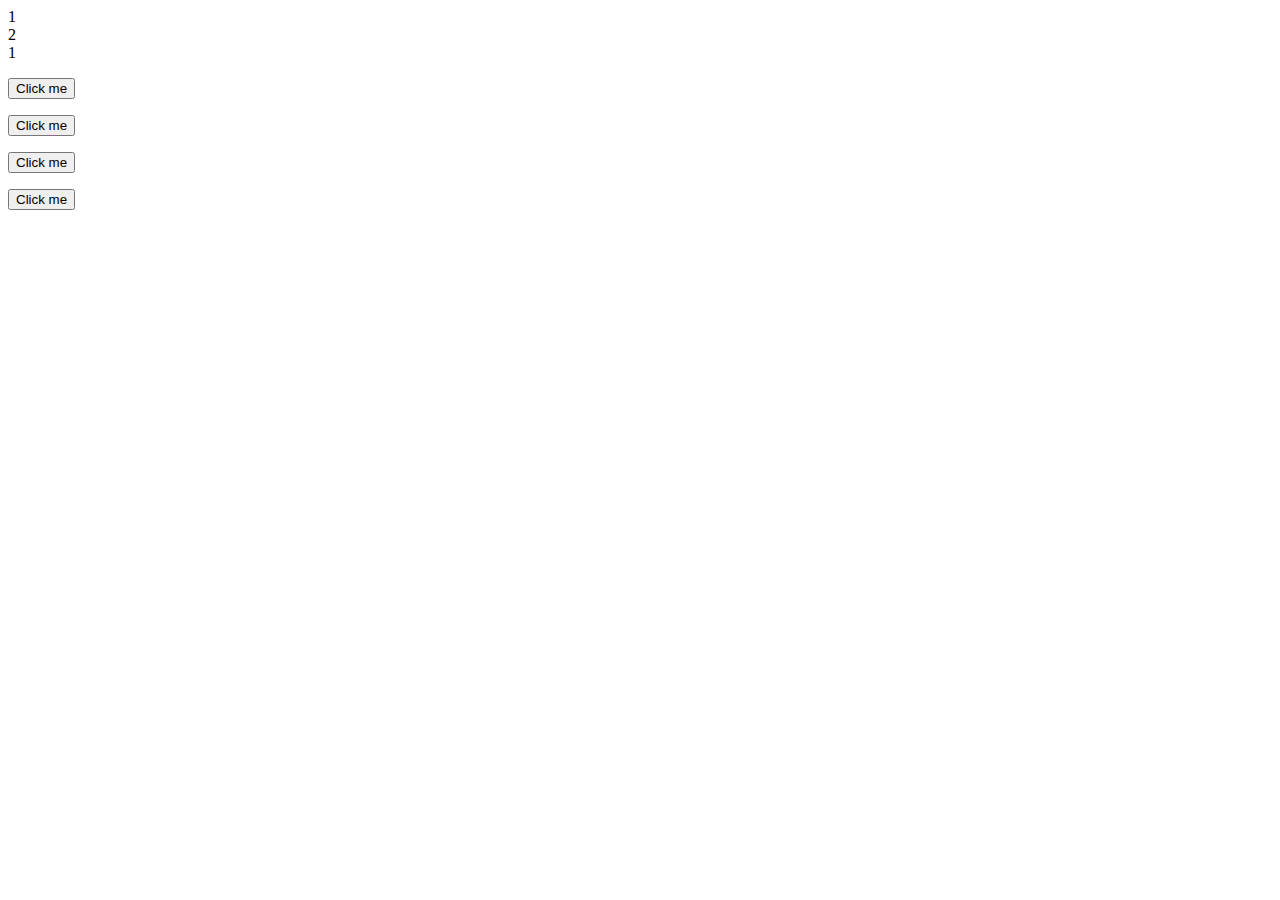
<file: Basic JavaScript Projects/Project10_loops_arrays/index.html>
<!DOCTYPE html>
<html lang="en">
    <head>
        <meta charset="utf-8">
        <script src="JS/main.js"></script>
    </head>
    <body>
        <p id="whileloop"></p>
        <button onclick="whileloop()">Click me</button>

        <p id="forloop"></p>
        <button onclick="forloop()">Click me</button>

        <p id="Array"></p>
        <button onclick="gameList()">Click me</button>

        <p id="Constant"></p>
        <button onclick="constant_function()">Click me</button>
    </body>
</html>
</file>
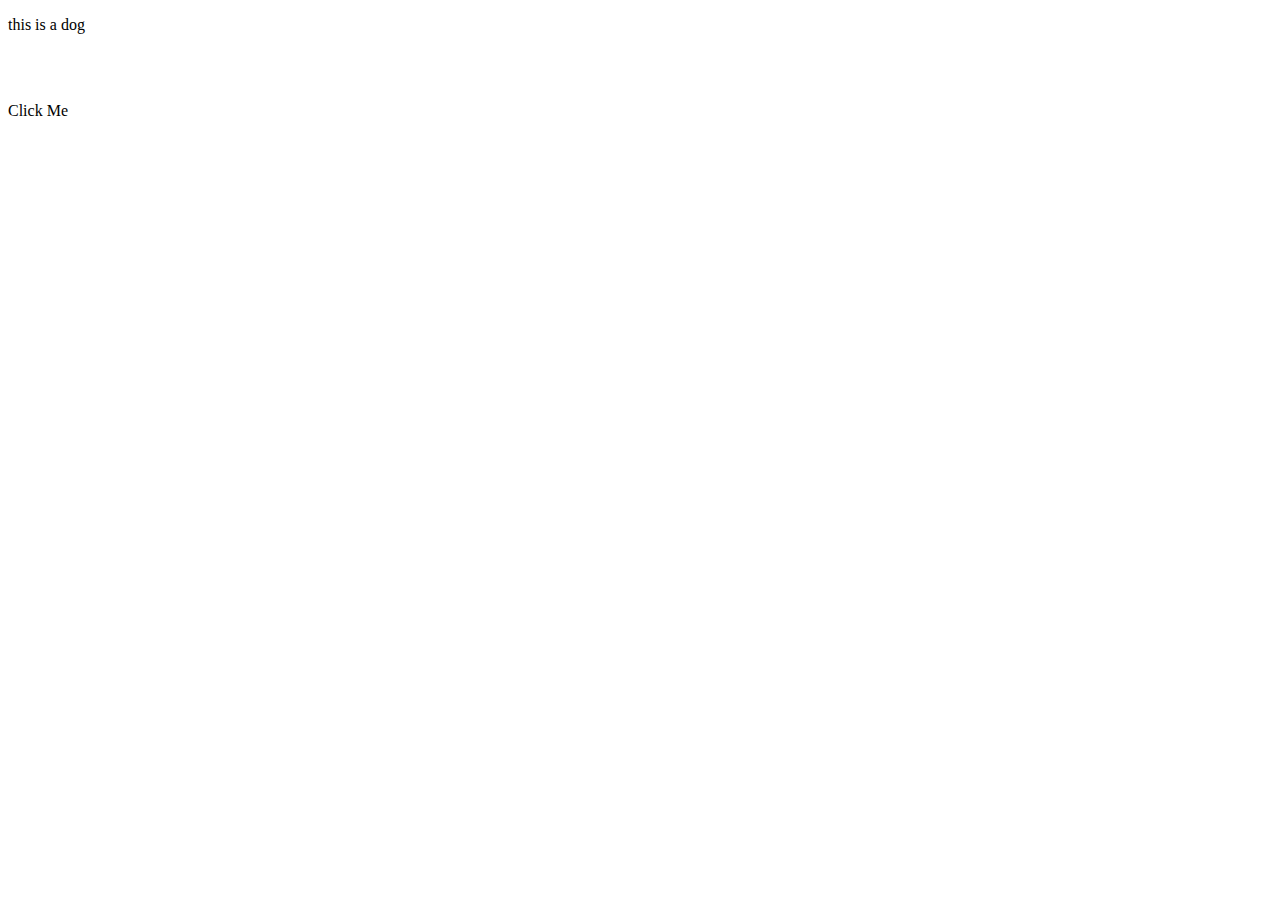
<file: Basic JavaScript Projects/Project2_functions/index.html>
<!DOCTYPE html>
<html lang="en">
    <head>
        <meta charset="utf-8">
    </head>

    <body>
        <p id="elementID"></p>
        <script
            src="JS/main.js">
        </script>
        <br>
        <br>

        <p id="elementAnimal" onclick ="concatenateFunc()">Click Me</p>
    </body>
</html>
</file>
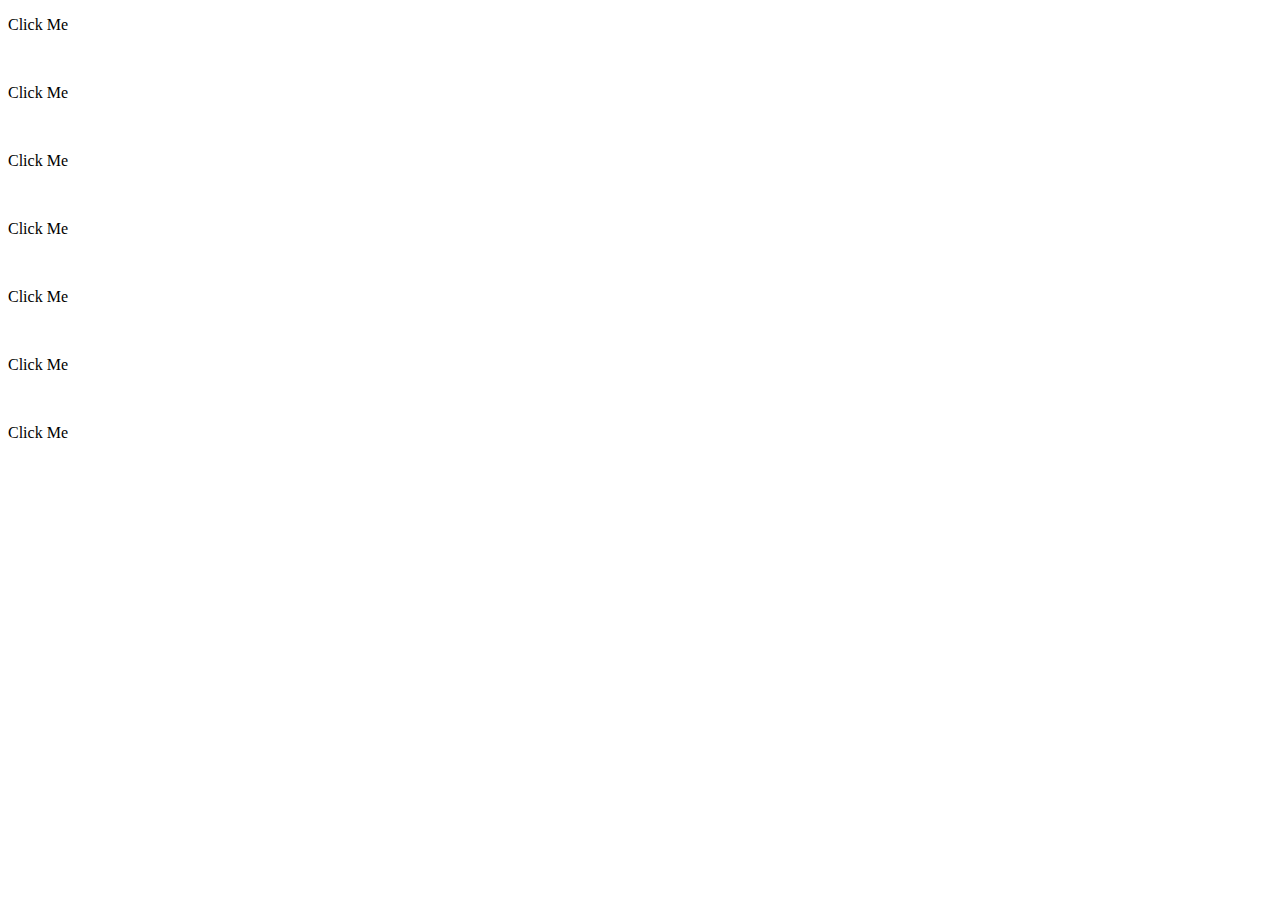
<file: Basic JavaScript Projects/Project3_math_operators/index.html>
<!DOCTYPE html>
<html lang="en">
    <head>
        <meta charset="utf-8">
    </head>

    <body>
        <script
            src="JS/main.js">
        </script>
        <p id="addMath" onclick ="addFunc()">Click Me</p>
        <br>
        <p id="subMath" onclick ="subtractFunc()">Click Me</p>
        <br>
        <p id="multiplyMath" onclick ="multiplyFunc()">Click Me</p>
        <br>
        <p id="divideMath" onclick ="divideFunc()">Click Me</p>
        <br>
        <p id="modMath" onclick ="modFunc()">Click Me</p>
        <br>
        <p id="increment" onclick ="increment()">Click Me</p>
        <br>
        <p id="decrement" onclick ="decrement()">Click Me</p>
    </body>
</html>
</file>
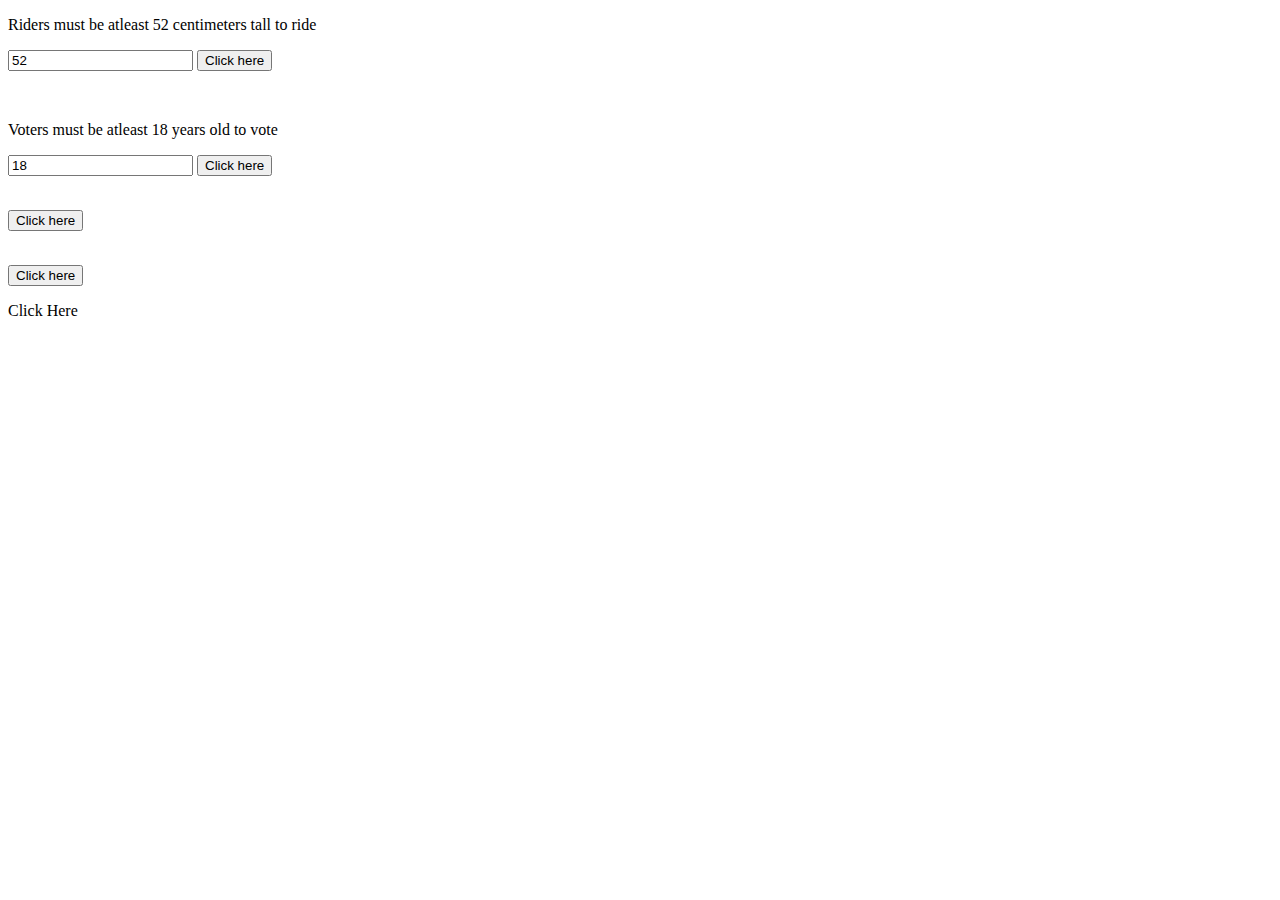
<file: Basic JavaScript Projects/Project6_ternary__operators_constructors/index.html>
<!DOCTYPE html>
<html lang="en">
    <head>
        <meta charset="utf-8">
    </head>
    <body>
        <script
            src="JS/main.js">
        </script>
        <p>Riders must be atleast 52 centimeters tall to ride</p>
        <input id="Height" value="52">
        <button onclick="Ride_Function()">Click here</button>
        <p id="Ride"></p>
        <br>
        <p>Voters must be atleast 18 years old to vote</p>
        <input id="Age" value="18">
        <button onclick="Vote_Function()">Click here</button>
        <p id="Vote"></p>

        <br>
        <button onclick="myFunction()">Click here</button>
        <p id="Keywords_and_Constructors"></p>

        <br>

        <button onclick="myFunction2()">Click here</button>
        <p id="New_and_This"></p>

        <p id="Nested_Function" onclick="Nested_Function()">Click Here</p>
    </body>
</html>
</file>
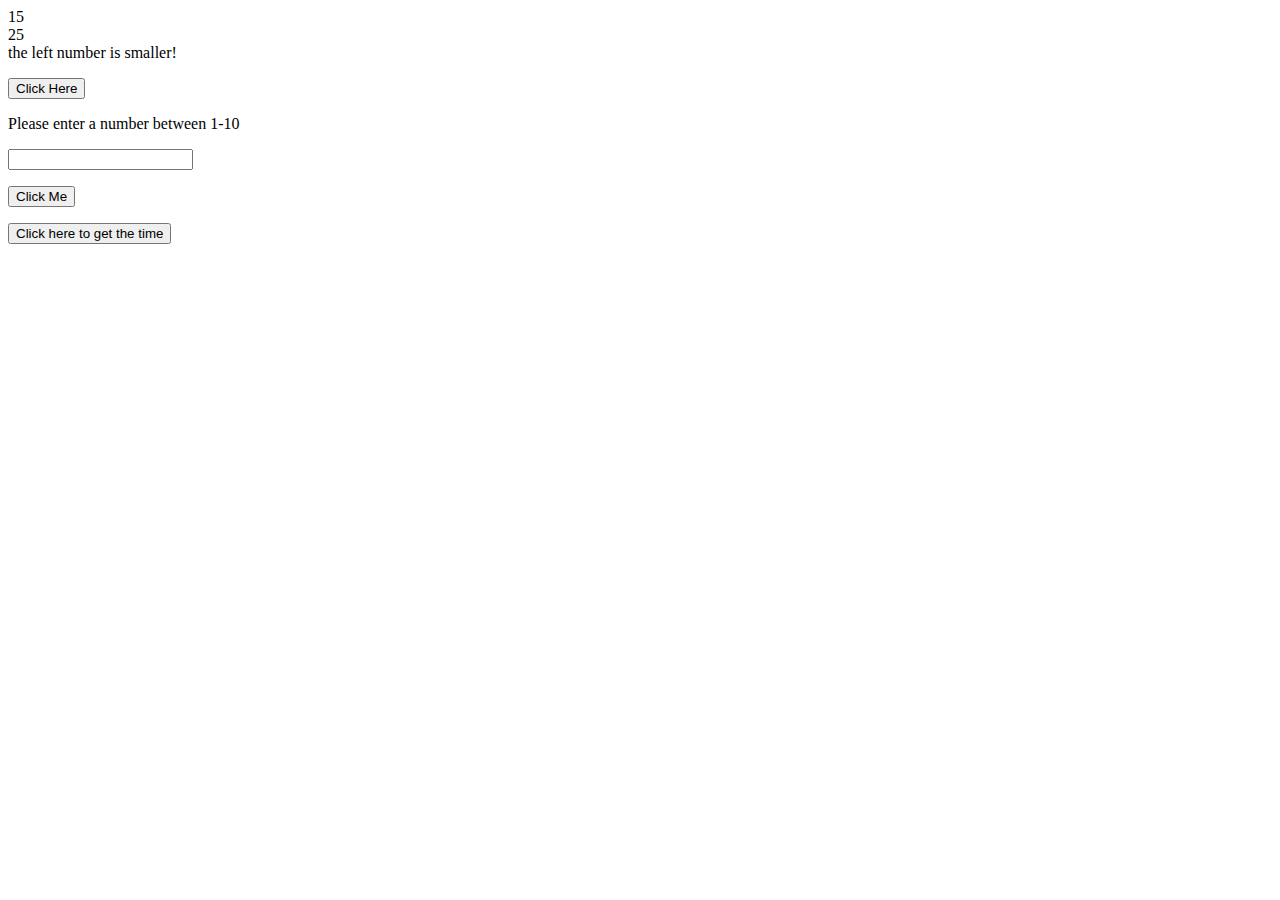
<file: Basic JavaScript Projects/Project7_scope_time_function/index.html>
<!DOCTYPE html>
<html lang="en">
    <head>
        <meta charset="utf-8">
        
    </head>
    <body>
        <script src="JS/main.js"></script>

        <p>
            <button id="Greeting" onclick="get_Date()">Click Here</button>
        </p>

        <p>
            Please enter a number between 1-10
        </p>
        <input id="Number" value="" />
        <p id="Number_Result"></p>
        <button onclick="Number_Function()">Click Me</button>
        <br>

        <p id="Time_of_day"></p>
        <button onclick="Time_function()">Click here to get the time</button>
        
    </body>
</html>
</file>
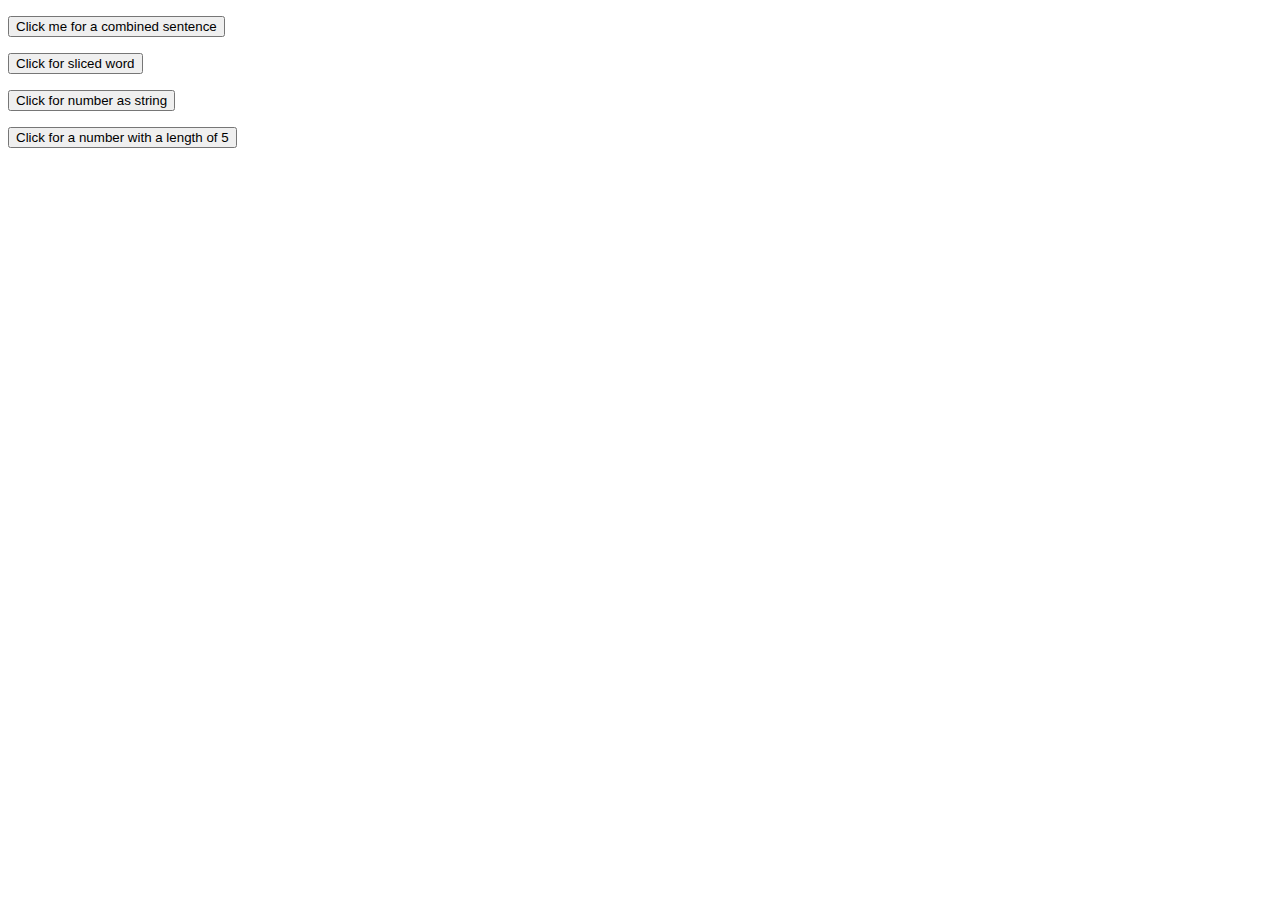
<file: Basic JavaScript Projects/Project8_string_methods/index.html>
<!DOCTYPE html>
<html lang="en">
    <head>
        <meta charset="utf-8">
    </head>

    <body>
        <script src="JS/main.js"></script>

        <p id="Concat"></p>
        <button onclick="Combine()">Click me for a combined sentence</button>

        <p id="Slice"></p>
        <button onclick="Slice()">Click for sliced word</button>

        <p id="toString"></p>
        <button onclick="toStringFunction()">Click for number as string</button>

        <p id="precise"></p>
        <button onclick="precisionFunction()">Click for a number with a length of 5</button>
    </body>
</html>
</file>
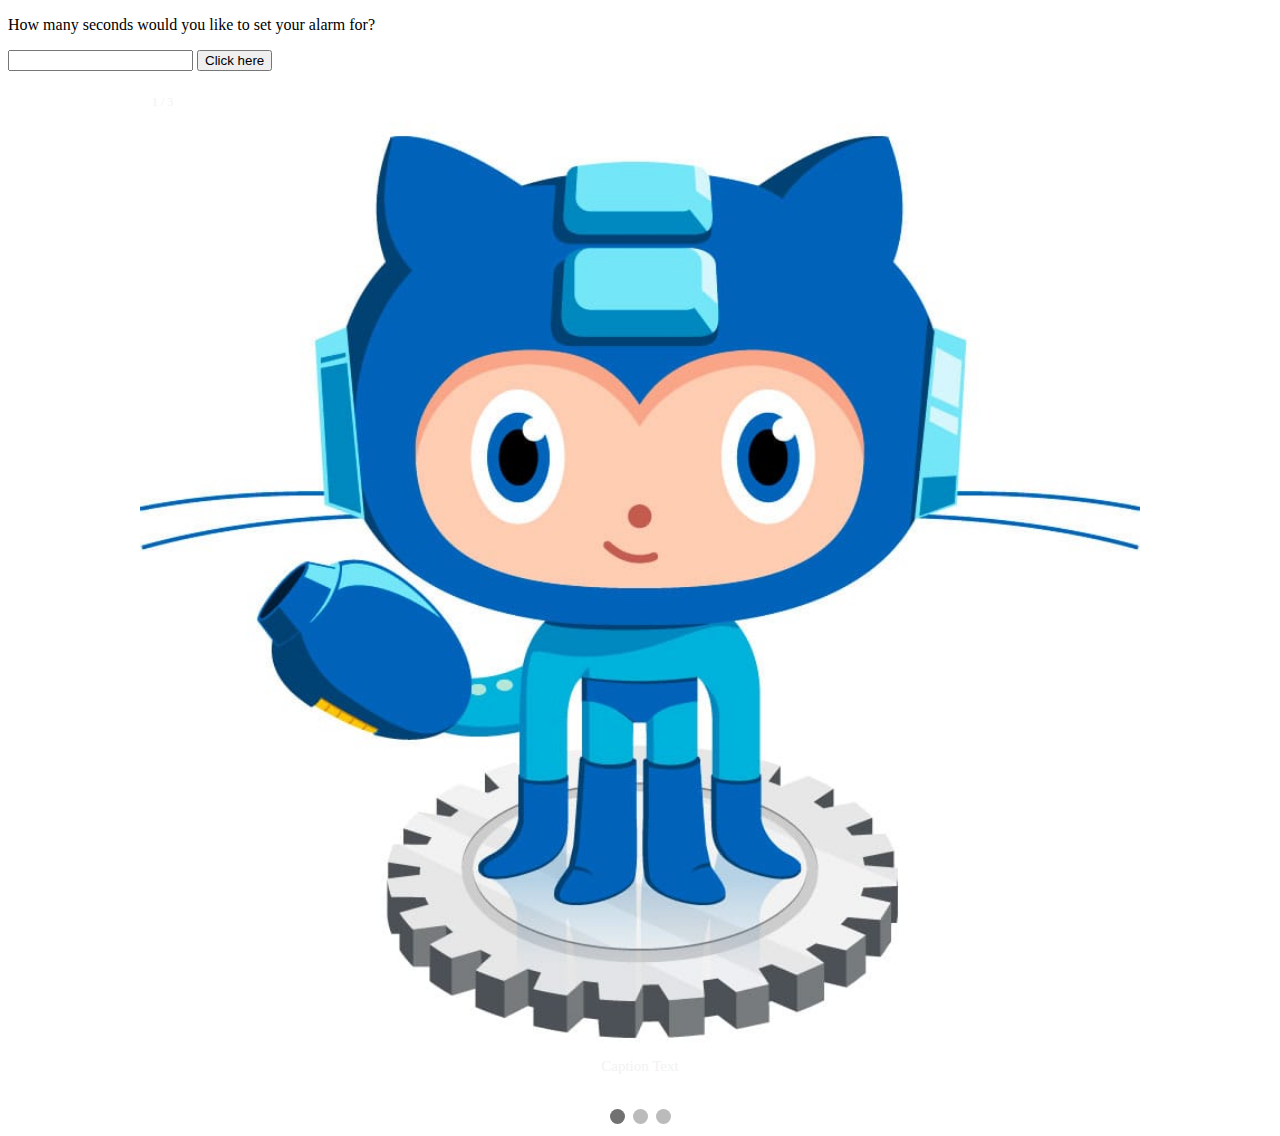
<file: Basic JavaScript Projects/Project9_countdown_slideshow/index.html>
<!DOCTYPE html>
<html lang="en">
    <head>
        <meta charset="utf-8">
        <link rel="stylesheet" type="text/css" href="CSS/main.css">
    </head>
    <body>
        <p>How many seconds would you like to set your alarm for?</p>
        <input id="seconds" value="" />
        <button onclick="countdown()">Click here</button>
        <p id="timer"></p>

        

        <!--SLIDE SHOW PORTION-->
        <div class="slideshow-container">
            <div class="mySlides fade">
                <div class="numbertext">1 / 3</div>
                <img src="img1.jpg" style="width:100%">
                <div class="text">Caption Text</div>
            </div>

            <div class="mySlides fade">
                <div class="numbertext">2 / 3</div>
                <img src="img2.jpg" style="width:100%">
                <div class="text">Caption Tw0</div>
            </div>

            <div class="mySlides fade">
                <div class="numbertext">3 / 3</div>
                <img src="img3.jpg" style="width:100%">
                <div class="text">Caption Three</div>
            </div>

            <a class="prev" onclick="plusSlides(-1)">&#10094;</a>
            <a class="next" onclick="plusSlides(1)">&#10095;</a>
        </div>
        <br>

        <div style="text-align:center">
            <span class="dot" onclick="currentSlide(1)"></span>
            <span class="dot" onclick="currentSlide(2)"></span>
            <span class="dot" onclick="currentSlide(3)"></span>
        </div>

        <script src="JS/main.js"></script>

    </body>
</html>
</file>
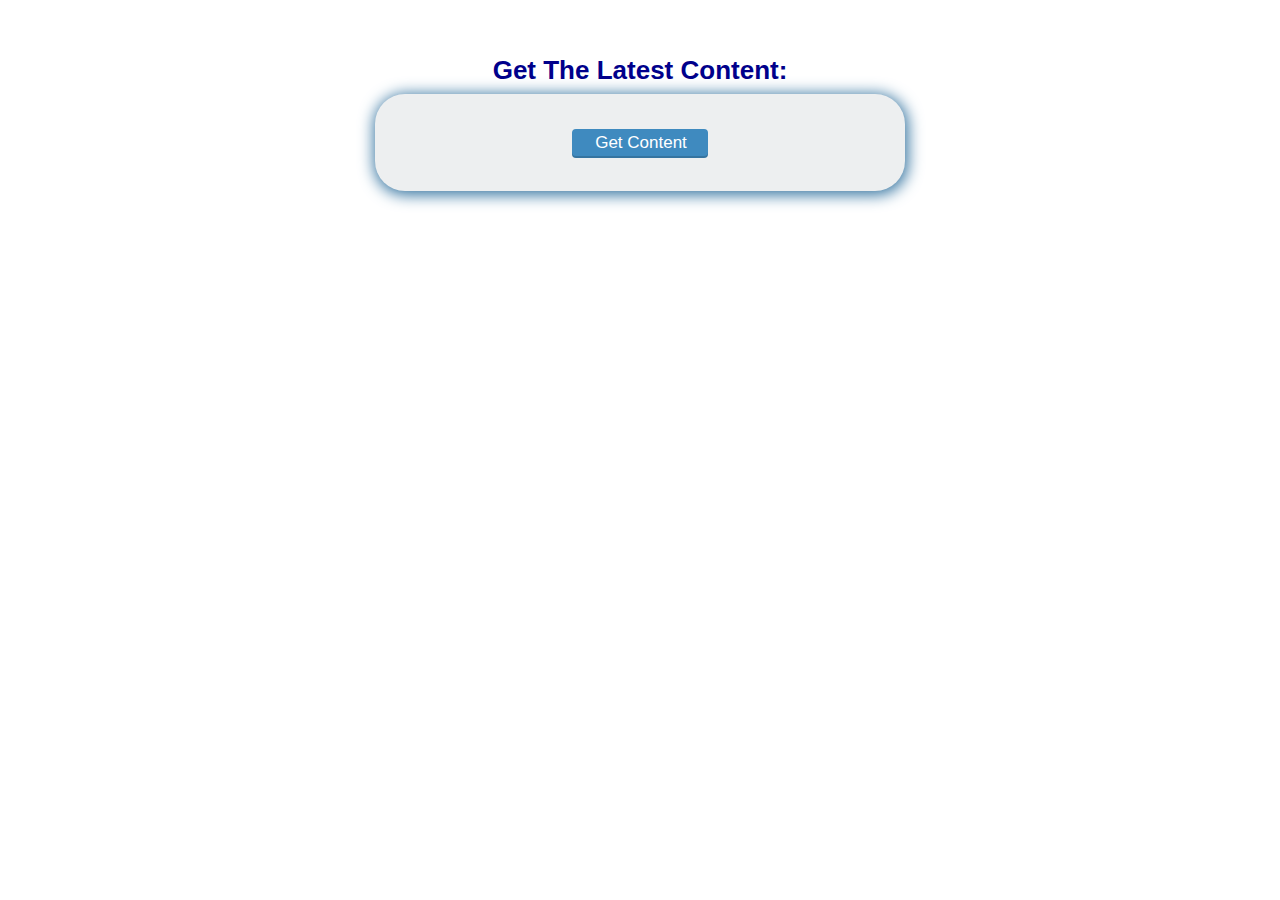
<file: Basic JavaScript Projects/AJAX/ajax_basic.html>
<!DOCTYPE html>
<html lang="en">
    <head>
        <meta charset="utf-8">
        <title>Basic AJAX Demo</title>
		<link rel="stylesheet" href="style.css">
    </head>
    <body>
        <div class="main">
			<h2>Get The Latest Content:</h2>
			<div class='content' id="content">
				<input type="button" class="button" value="Get Content" id="btn_content" onclick="getContent();"/>
			</div>
		<script type="text/javascript">
			
			//STEP 1: SETUP XML HTTP REQUEST OBJECT 
			var ajax = new XMLHttpRequest();
			
			//STEP 2: PREPARE THE OPEN AJAX REQUEST 
			ajax.open('GET', 'content.html');
			
			//STEP 3: DEFINE THE AJAX RESPONSE CALLBACK METHOD
			ajax.onreadystatechange = function() {
				if (ajax.readyState == 4) {
					document.getElementById('content').innerHTML = ajax.responseText;
				}
			}
			
			//STEP 4: SEND THE AJAX REQUEST FOR DATA
			function getContent(){
				ajax.send();
				document.getElementById('btn_content').style.display = 'none';
			}
			
			
		</script>
    </body>
</html>
</file>
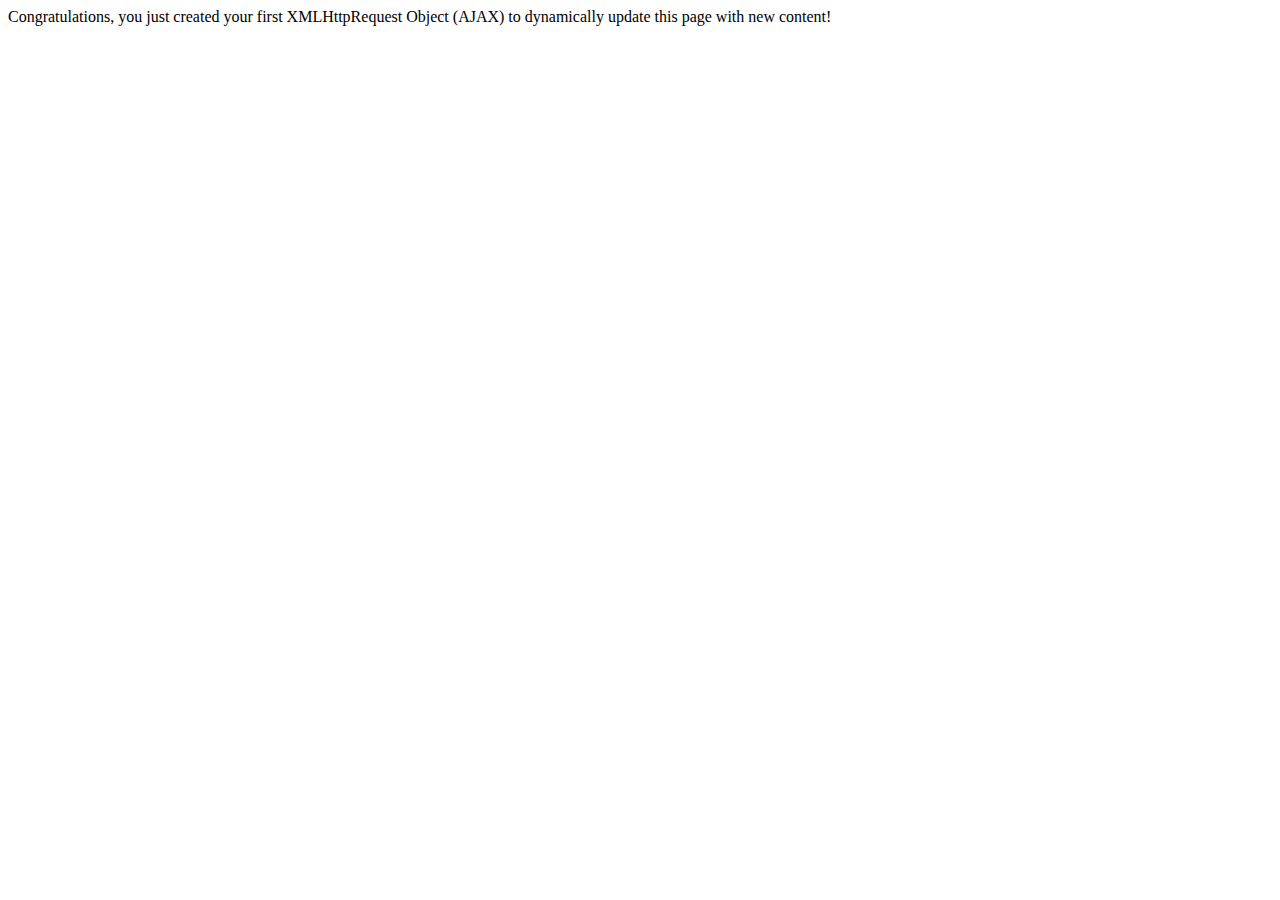
<file: Basic JavaScript Projects/AJAX/content.html>
<!DOCTYPE html>
<html lang="en">
    <head>
    </head>
    <body>
		Congratulations, you just created your first XMLHttpRequest Object (AJAX) to dynamically update this page with new content!
    </body>
</html>
</file>
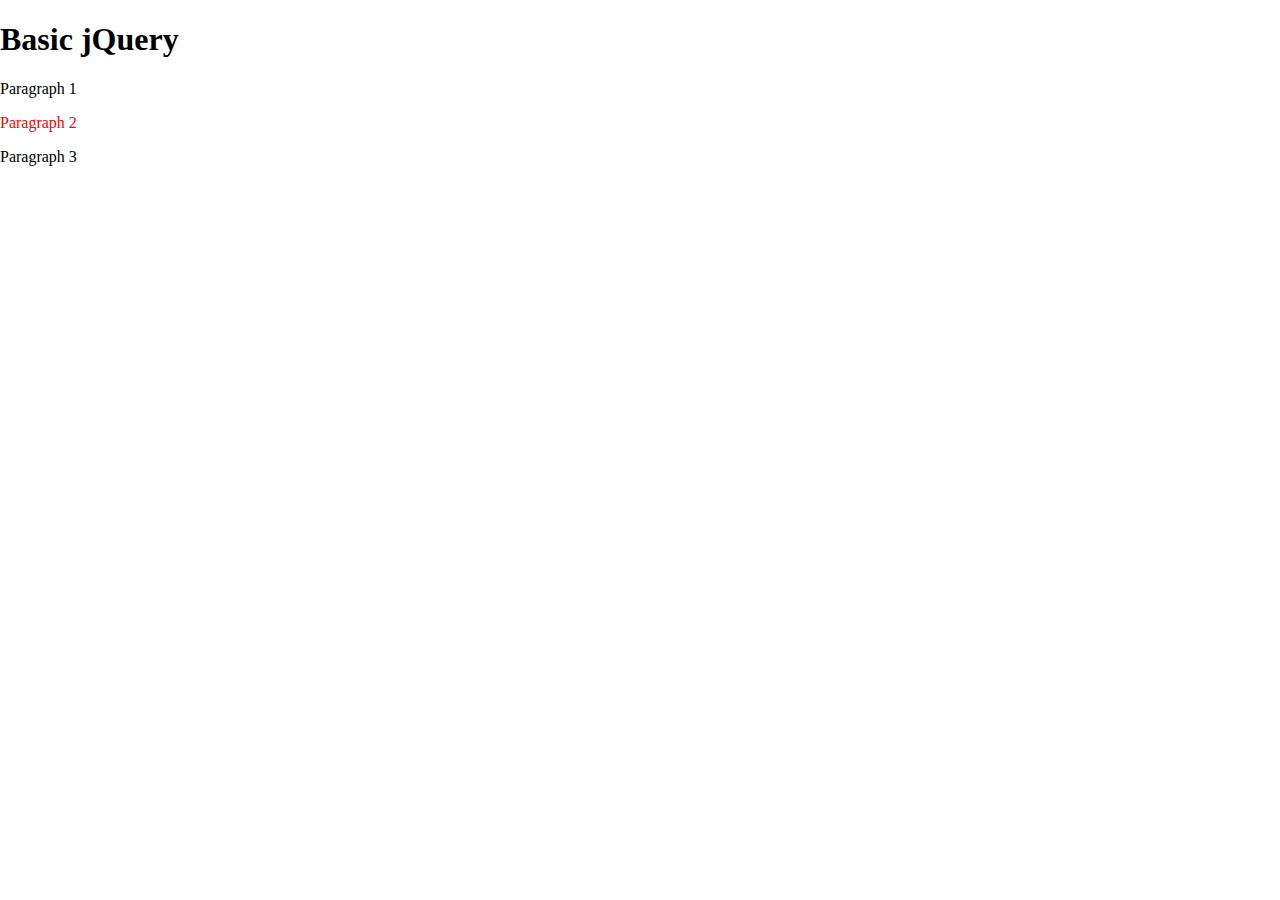
<file: Basic JavaScript Projects/jQuery/jquery.html>
<!DOCTYPE html>
<html>
    <head>
        <script src="https://ajax.googleapis.com/ajax/libs/jquery/3.4.0/jquery.min.js"></script>
    </head>

    <script>

        $(document).ready(function(){ //when webpage is ready, do the following function
            $("html").append( //adds the following text to the html part of the page
                "<body>\
                    <div id='container'>\
                        <div id='inner'>\
                            <h1>Basic jQuery</h1>\
                            <p id='1'>Paragraph 1</p>\
                            <p id='2'>Paragraph 2</p>\
                            <p id='3'>Paragraph 3</p>\
                        </div>\
                    </div>\
                </body>"
            );
            $("#2").css({"color":"red"}); //target id "2" and change its color to red
            $("#3").click(function() { //target id "3" when user click on it and run hide function
                $('h1').hide(); 
            });
        });


    </script>
</html>
</file>
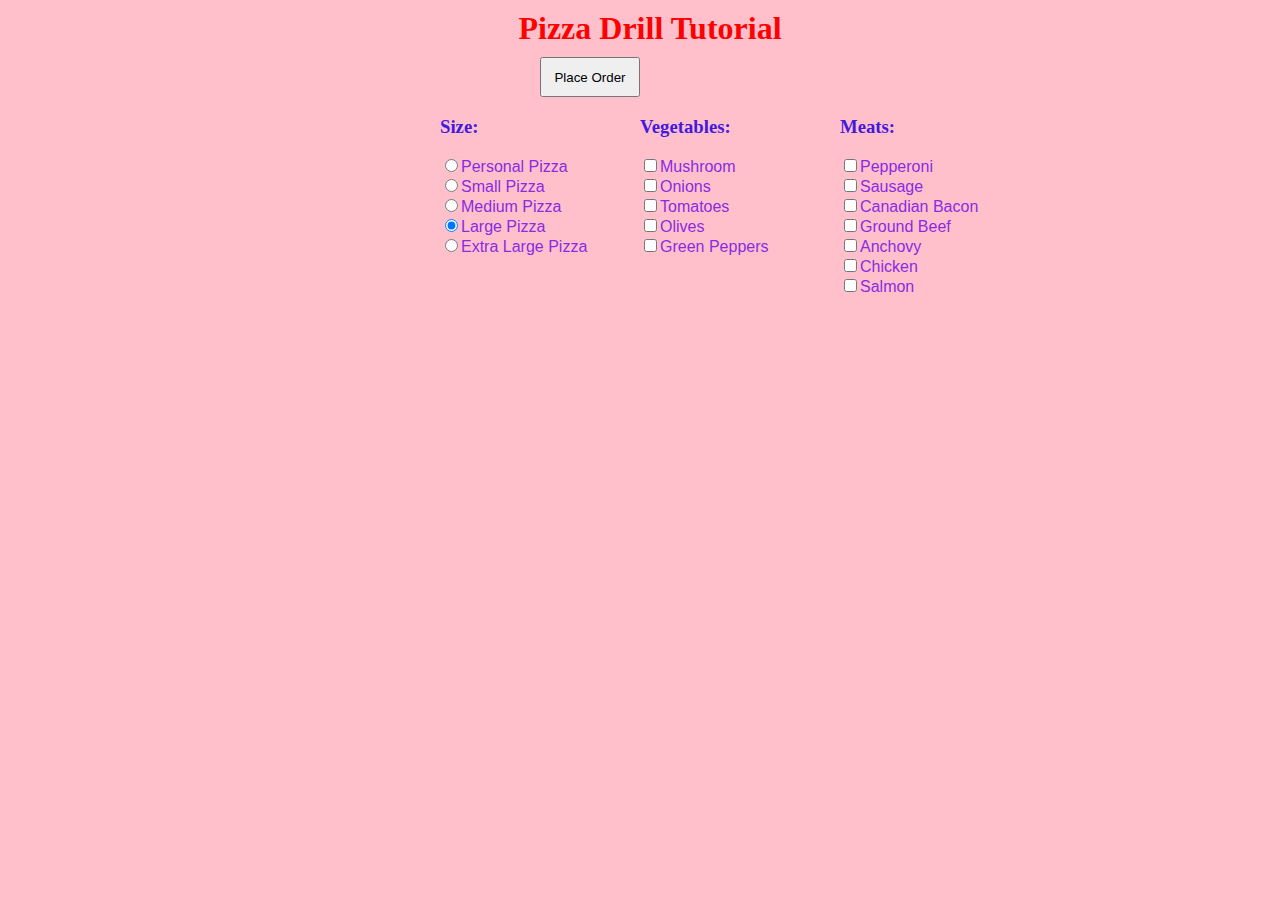
<file: Basic JavaScript Projects/Pizza_Project/Pizza.html>
<!DOCTYPE html>
<html lang="en">
    <head>
        <title>Pizza Drill Demo</title>
        <META http-equiv="Content-Type" CONTENT="text/html; charset=UTF-8">
        <meta content= "width=device-width,initial-scale1.0" name="viewport">
        <script src="Pizza_JavaScript/Pizza.js" defer></script>
        <link rel="stylesheet" type="text/css" href="Pizza_CSS/Pizza.css">
    </head>
    <body>
        <div id="menuBG">
            <h1 style="margin:0 0px 0 20px;">Pizza Drill Tutorial</h1>
            <input id="btnOrder" type="button" onclick="getReceipt()"
                value="Place Order">
            <form id="frmMenu">
                <div class="menu left">
                    <h3>Size:</h3>
                    <input class="size" type="radio" name="Size"
                        value="Personal Pizza">Personal Pizza<br>
                    <input class="size" type="radio" name="Size"
                        value="Small Pizza">Small Pizza<br>
                    <input class="size" type="radio" name="Size"
                        value="Medium Pizza">Medium Pizza<br>
                    <input class="size" type="radio" name="Size"
                        value="Large Pizza" checked>Large Pizza<br>
                    <input class="size" type="radio" name="Size"
                        value="Extra Large Pizza">Extra Large Pizza<br>
                </div>

                <div class="menu middle">
                    <h3>Vegetables:</h3>
                    <input class="vegetables" type="checkbox" name="Vegetables"
                        value="Mushroom">Mushroom<br> 
                    <input class="vegetables" type="checkbox" name="Vegetables"
                        value="Onions">Onions<br>
                    <input class="vegetables" type="checkbox" name="Vegetables"
                        value="Tomatoes">Tomatoes<br>  
                    <input class="vegetables" type="checkbox" name="Vegetables"
                        value="Olives">Olives<br> 
                    <input class="vegetables" type="checkbox" name="Vegetables"
                        value="Green Peppers">Green Peppers<br> 
                </div>

                <div class="menu right">
                    <h3>Meats:</h3>
                    <input class="toppings" type="checkbox" name="Topping"
                        value="Pepperoni">Pepperoni<br>
                    <input class="toppings" type="checkbox" name="Topping"
                        value="Sausage">Sausage<br>
                    <input class="toppings" type="checkbox" name="Topping"
                        value="Canadian Bacon">Canadian Bacon<br>
                    <input class="toppings" type="checkbox" name="Topping"
                        value="Ground Beef">Ground Beef<br>
                    <input class="toppings" type="checkbox" name="Topping"
                        value="Anchovy">Anchovy<br>
                    <input class="toppings" type="checkbox" name="Topping"
                        value="Chicken">Chicken<br>
                    <input class="toppings" type="checkbox" name="Topping"
                        value="Salmon">Salmon<br>
                </div>
                <div id="cart">
                    <div id="showText"></div>
                    <div id="totalPrice"></div>
                </div>
            </form>
        </div>
    </body>
</html>
</file>
<file: Basic JavaScript Projects/Project9_countdown_slideshow/CSS/main.css>
* {box-sizing:border-box}

.slideshow-container {
    max-width: 1000px;
    position: relative;
    margin: auto;
}

.mySlides{
    display: none;
}

.prev, .next {
    cursor: pointer;
    position: absolute;
    top: 50%;
    width: auto;
    margin-top: -22px;
    padding: 16px;
    color: white;
    font-weight: bold;
    font-size: 18px;
    transition: 0.6s ease;
    border-radius: 0 3px 3px 0;
    user-select: none;
}

.next {
    right: 0;
    border-radius: 3px 0 0 3px;
}

.prev:hover, .next:hover {
    background-color: rgba(0,0,0,0.8);
}

.text {
    color: #f2f2f2;
    font-size: 15px;
    padding: 8px 12px;
    position: absolute;
    bottom: 8px;
    width: 100%;
    text-align: center;
}

.numbertext {
    color: #f2f2f2;
    font-size: 12px;
    padding: 8px 12px;
    position: absolute;
    top: 0;
}

.dot {
    cursor: pointer;
    height: 15px;
    width: 15px;
    margin: 0 2px;
    background-color: #bbb;
    border-radius: 50%;
    display: inline-block;
    transition: background-color 0.6s ease;
}

.active, .dot:hover {
    background-color: #717171;
}

.fade {
    animation-name: fade;
    animation-duration: 1.5s;
}

@keyframes fade {
    from {opacity: .4}
    to {opacity: 1}
}
</file>
<file: Basic JavaScript Projects/AJAX/style.css>
@charset "UTF-8";

html, body, div, span, applet, object, iframe,
h1, h2, h3, h4, h5, h6, p, blockquote, pre,
a, abbr, acronym, address, big, cite, code,
del, dfn, em, img, ins, kbd, q, s, samp,
small, strike, strong, sub, sup, tt, var,
b, u, i, center,
dl, dt, dd, ol, ul, li,
fieldset, form, label, legend,
table, caption, tbody, tfoot, thead, tr, th, td,
article, aside, canvas, details, embed,
figure, figcaption, footer, header, hgroup,
menu, nav, output, ruby, section, summary,
time, mark, audio, video {
  margin: 0;
  padding: 0;
  border: 0;
  font: inherit;
  font-size: 100%;
  vertical-align: baseline;
}

html {
  line-height: 1;
}

body {
  background: #fff;
  padding: 50px 0 0;
  font-family: "Varela Round", "Helvetica Neue", Helvetica, Arial, sans-serif;
  font-size: 1.25em;
}

article, aside, details, figcaption, figure, footer, header, hgroup, input, label, .main, menu, nav, section, summary, .users {
  display: block;
}

h2 {
  margin: 0 auto;
  font-family: Helvetica, Arial, sans-serif;
  font-size: 1.3em;
  font-weight: 600;
  margin-bottom: 8px;
  color: darkblue;
  line-height: 1.2;
}

h3 {
  margin: 0 auto;
  font-size: .75em;
}

.main {
  margin: 0 auto;
}

.main h2 {
  margin-top: 5px;
  text-align: center;
}

.users {
  margin: 0 auto;
  width: 300px;
  border-radius: 30px;
  text-align: center;
  background-color: #edeff0;
  box-shadow: 1px 2px 15px 2px #3574a0;
}

.content {
  margin: 0 auto;
  padding:15px 15px;
  width: 500px;
  border-radius: 30px;
  text-align: center;
  background-color: #edeff0;
  box-shadow: 1px 2px 15px 2px #3574a0;
}

.button {
  background: #3f8abf;
  padding: 1px 18px 0 20px;
  margin: 20px auto;
  font-family: "Varela Round", "Helvetica Neue", Helvetica, Arial, sans-serif;
  font-size: .85em;
  color: white;
  font-weight: 500;
  border: 3px solid #3f8abf;
  outline: none;
  cursor: pointer;
  display: -moz-inline-stack;
  display: inline-block;
  vertical-align: middle;
  -webkit-border-radius: 4px;
  -moz-border-radius: 4px;
  -ms-border-radius: 4px;
  -o-border-radius: 4px;
  border-radius: 4px;
  -webkit-box-shadow: 0 2px 0 0 #3574a0;
  -moz-box-shadow: 0 2px 0 0 #3574a0;
  box-shadow: 0 2px 0 0 #3574a0;
  -webkit-transition: 0.3s;
  -moz-transition: 0.3s;
  -o-transition: 0.3s;
  transition: 0.3s;
}
.button:hover {
  background: #397cac;
  border-color: #397cac;
  -webkit-box-shadow: 0 2px 0 0 #2c6085;
  -moz-box-shadow: 0 2px 0 0 #2c6085;
  box-shadow: 0 2px 0 0 #2c6085;
}

input[type=text] {
  margin: 0 auto;
  width: 250px;
  font-size: .95em;
  text-align: center;
}

label {
	padding-top: 10px;
  margin-top: 20px;
  margin-bottom: 10px;
  color: darkblue;
  font-weight: 300;
}

textarea {
  width: 250px;
  font-size: .95em;
}

select {
  width: 250px;
  font-size: .95em;
}
</file>
<file: Basic JavaScript Projects/Pizza_Project/Pizza_CSS/Pizza.css>
#menuBG {
    width:400px;
    height:470px;
    margin:10px auto;
}

#frmMenu{
    width:600px;
    height:200px;
}

#totalPrice{
    width:200px;
    height:190px;
    margin: 20px auto;
    float:right;
}

.left{
    width:200px;
    height:200px;
    float:left;
}

.right{
    width:200px;
    height:200px;
    float:right;
}

.middle{
    width:200px;
    height:200px;
    float: left;
}

#showText{
    width:200px;
    height:190px;
    margin:0px auto;
    float:left;
}

#cart{
    top:0;margin:0px auto;
    width:400px;
    height:200px;
}

#btnOrder{
    margin:10px 0px 0px 100px;
    width:100px;
    height:40px;
}

body{
    background-color:pink;
}

h1{
    font-family: 'Times New Roman', Times, serif;
    color: red;
    text-align:center;
}

h3{
    font-family: fantasy;
    color:rgb(68, 25, 223);
}

div{
    font-family: Arial;
    color:blueviolet
}
</file>
